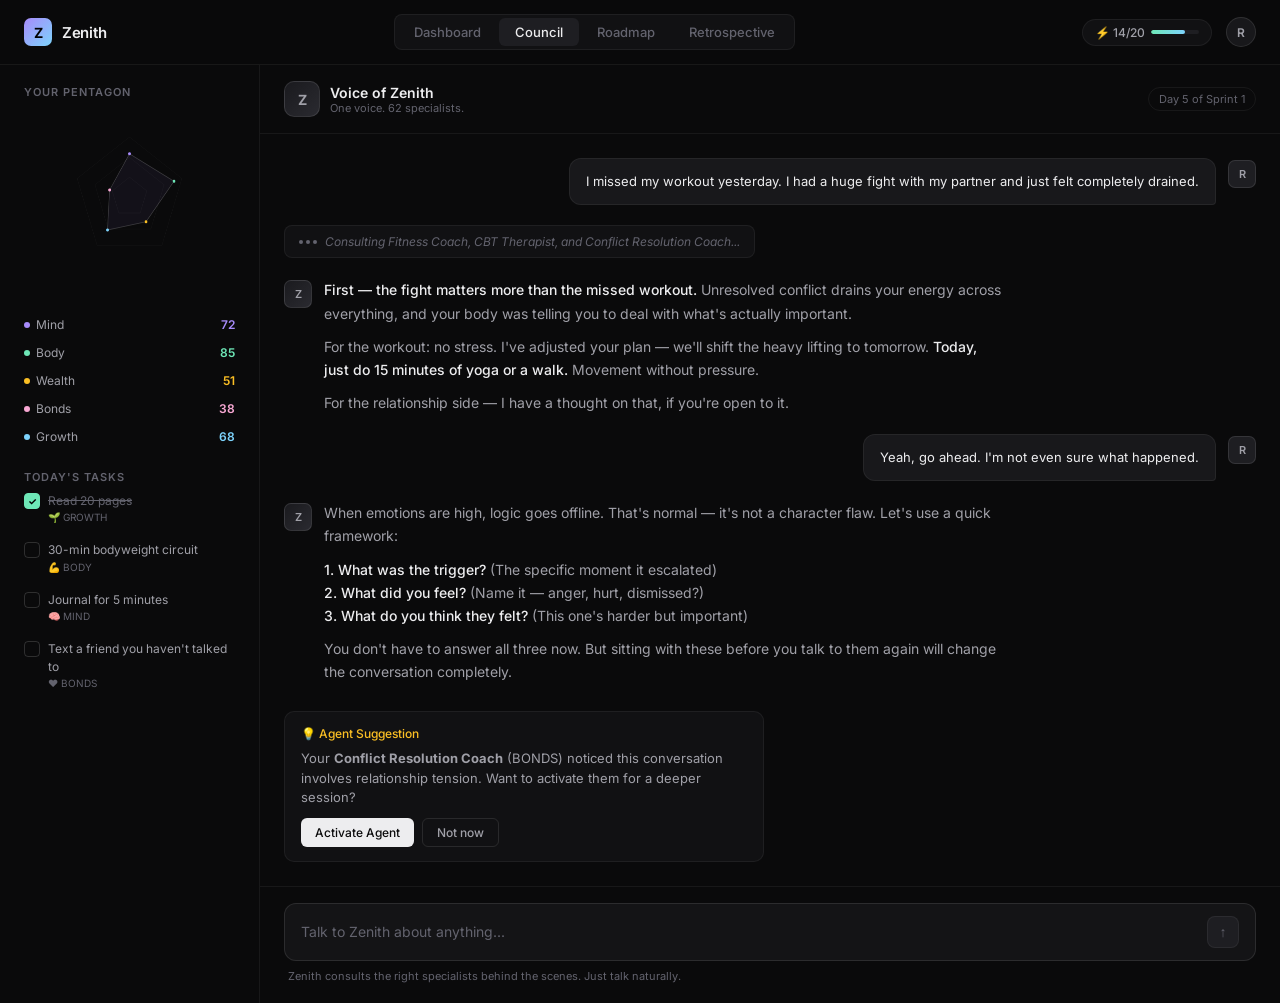
<file: designs/prototype/council.html>
<!DOCTYPE html>
<html lang="en">
<head>
    <meta charset="UTF-8">
    <meta name="viewport" content="width=device-width, initial-scale=1.0">
    <title>Zenith — Council</title>
    <link rel="stylesheet" href="styles.css">
    <style>
        /* ═══ COUNCIL CHAT LAYOUT ═══ */

        .council-layout {
            display: grid;
            grid-template-columns: 260px 1fr;
            height: calc(100vh - 53px);
        }

        /* ─── Sidebar ─── */
        .sidebar {
            border-right: 1px solid var(--border-subtle);
            display: flex;
            flex-direction: column;
            padding: 20px 16px;
            gap: 20px;
            overflow-y: auto;
        }

        .sidebar-section-title {
            font-size: 11px;
            color: var(--text-tertiary);
            text-transform: uppercase;
            letter-spacing: 1px;
            font-weight: 600;
            padding: 0 8px;
        }

        /* Mini Pentagon */
        .mini-pentagon-wrapper {
            padding: 8px;
        }

        .mini-pentagon-wrapper canvas {
            width: 100%;
            height: 180px;
        }

        .mini-stats {
            display: flex;
            flex-direction: column;
            gap: 1px;
            margin-top: 12px;
        }

        .mini-stat {
            display: flex;
            align-items: center;
            justify-content: space-between;
            padding: 6px 8px;
            border-radius: 6px;
            font-size: 12px;
            color: var(--text-secondary);
        }

        .mini-stat-left {
            display: flex;
            align-items: center;
            gap: 6px;
        }

        .mini-stat-dot {
            width: 6px;
            height: 6px;
            border-radius: 50%;
        }

        .mini-stat-score {
            font-weight: 600;
            font-size: 12px;
        }

        /* Today's Tasks */
        .task-list {
            display: flex;
            flex-direction: column;
            gap: 2px;
        }

        .task-item {
            display: flex;
            align-items: flex-start;
            gap: 8px;
            padding: 8px;
            border-radius: 6px;
            cursor: pointer;
            transition: background 0.15s;
        }

        .task-item:hover { background: var(--bg-hover); }

        .task-checkbox {
            width: 16px;
            height: 16px;
            border-radius: 4px;
            border: 1.5px solid var(--border-strong);
            flex-shrink: 0;
            margin-top: 1px;
            cursor: pointer;
            transition: all 0.15s;
            display: flex;
            align-items: center;
            justify-content: center;
        }

        .task-checkbox.checked {
            background: var(--body);
            border-color: var(--body);
        }

        .task-checkbox.checked::after {
            content: '✓';
            font-size: 10px;
            color: #000;
            font-weight: 700;
        }

        .task-text {
            font-size: 12px;
            color: var(--text-secondary);
            line-height: 1.45;
        }

        .task-text.completed {
            text-decoration: line-through;
            color: var(--text-tertiary);
        }

        .task-tag {
            font-size: 10px;
            color: var(--text-tertiary);
            margin-top: 2px;
        }

        /* ─── Chat Area ─── */
        .chat-area {
            display: flex;
            flex-direction: column;
            height: 100%;
        }

        .chat-header {
            padding: 16px 24px;
            border-bottom: 1px solid var(--border-subtle);
            display: flex;
            align-items: center;
            justify-content: space-between;
        }

        .chat-header-left {
            display: flex;
            align-items: center;
            gap: 10px;
        }

        .chat-header-avatar {
            width: 36px;
            height: 36px;
            border-radius: 10px;
            background: linear-gradient(135deg, #1a1a1e, #2a2a30);
            border: 1px solid var(--border-default);
            display: flex;
            align-items: center;
            justify-content: center;
            font-weight: 700;
            font-size: 14px;
            color: var(--text-secondary);
        }

        .chat-header-info h2 {
            font-size: 14px;
            font-weight: 600;
        }

        .chat-header-info p {
            font-size: 11px;
            color: var(--text-tertiary);
        }

        .chat-header-tag {
            font-size: 11px;
            color: var(--text-tertiary);
            padding: 4px 10px;
            border-radius: 100px;
            border: 1px solid var(--border-subtle);
        }

        /* Messages */
        .chat-messages {
            flex: 1;
            overflow-y: auto;
            padding: 24px;
            display: flex;
            flex-direction: column;
            gap: 20px;
        }

        .message {
            display: flex;
            gap: 12px;
            max-width: 720px;
            opacity: 0;
            animation: fadeUp 0.4s ease forwards;
        }

        .message-user {
            align-self: flex-end;
            flex-direction: row-reverse;
        }

        .msg-avatar {
            width: 28px;
            height: 28px;
            border-radius: 7px;
            display: flex;
            align-items: center;
            justify-content: center;
            font-size: 11px;
            font-weight: 600;
            flex-shrink: 0;
            margin-top: 2px;
        }

        .msg-avatar-z {
            background: linear-gradient(135deg, #1a1a1e, #2a2a30);
            border: 1px solid var(--border-default);
            color: var(--text-secondary);
        }

        .msg-avatar-u {
            background: var(--bg-hover);
            border: 1px solid var(--border-default);
            color: var(--text-secondary);
        }

        .msg-body {
            font-size: 14px;
            line-height: 1.65;
            color: var(--text-secondary);
        }

        .message-user .msg-body {
            background: var(--bg-elevated);
            border: 1px solid var(--border-subtle);
            padding: 12px 16px;
            border-radius: 12px 12px 4px 12px;
            color: var(--text-primary);
            font-size: 13px;
        }

        .msg-body strong { color: var(--text-primary); font-weight: 500; }

        .msg-body p + p { margin-top: 10px; }

        /* Consulting indicator */
        .consulting-bar {
            display: flex;
            align-items: center;
            gap: 8px;
            padding: 8px 14px;
            border-radius: 8px;
            background: var(--bg-secondary);
            border: 1px solid var(--border-subtle);
            max-width: fit-content;
            opacity: 0;
            animation: fadeUp 0.4s ease forwards;
        }

        .consulting-dots {
            display: flex;
            gap: 3px;
        }

        .consulting-dots span {
            width: 4px;
            height: 4px;
            border-radius: 50%;
            background: var(--text-tertiary);
            animation: pulse-dot 1.4s infinite;
        }

        .consulting-dots span:nth-child(2) { animation-delay: 0.2s; }
        .consulting-dots span:nth-child(3) { animation-delay: 0.4s; }

        .consulting-text {
            font-size: 12px;
            color: var(--text-tertiary);
            font-style: italic;
        }

        /* Agent nudge */
        .agent-nudge {
            background: var(--bg-secondary);
            border: 1px solid var(--border-subtle);
            border-radius: 10px;
            padding: 14px 16px;
            max-width: 480px;
            margin-top: 8px;
            opacity: 0;
            animation: fadeUp 0.4s ease forwards;
        }

        .nudge-header {
            display: flex;
            align-items: center;
            gap: 6px;
            font-size: 12px;
            color: var(--grade-c);
            font-weight: 500;
            margin-bottom: 8px;
        }

        .nudge-text {
            font-size: 13px;
            color: var(--text-secondary);
            line-height: 1.5;
            margin-bottom: 10px;
        }

        .nudge-actions {
            display: flex;
            gap: 8px;
        }

        .nudge-btn {
            padding: 6px 14px;
            border-radius: 6px;
            font-size: 12px;
            font-family: inherit;
            font-weight: 500;
            cursor: pointer;
            border: 1px solid var(--border-default);
            transition: all 0.15s;
        }

        .nudge-btn-primary {
            background: var(--text-primary);
            color: var(--bg-primary);
            border: none;
        }

        .nudge-btn-secondary {
            background: transparent;
            color: var(--text-secondary);
        }

        .nudge-btn:hover { opacity: 0.85; }

        /* Input */
        .chat-input-wrapper {
            padding: 16px 24px 20px;
            border-top: 1px solid var(--border-subtle);
        }

        .chat-input-box {
            display: flex;
            align-items: center;
            gap: 10px;
            background: var(--bg-input);
            border: 1px solid var(--border-default);
            border-radius: 12px;
            padding: 12px 16px;
            transition: border-color 0.15s;
        }

        .chat-input-box:focus-within {
            border-color: var(--border-strong);
        }

        .chat-input {
            flex: 1;
            background: none;
            border: none;
            outline: none;
            color: var(--text-primary);
            font-size: 14px;
            font-family: inherit;
        }

        .chat-input::placeholder { color: var(--text-tertiary); }

        .chat-send-btn {
            width: 32px;
            height: 32px;
            border-radius: 8px;
            background: var(--bg-hover);
            border: 1px solid var(--border-subtle);
            color: var(--text-tertiary);
            font-size: 14px;
            cursor: pointer;
            display: flex;
            align-items: center;
            justify-content: center;
            transition: all 0.15s;
        }

        .chat-send-btn:hover {
            background: var(--text-primary);
            color: var(--bg-primary);
        }

        .chat-input-hint {
            font-size: 11px;
            color: var(--text-tertiary);
            margin-top: 8px;
            padding-left: 4px;
        }
    </style>
</head>
<body>

    <!-- ═══ NAVBAR ═══ -->
    <nav class="navbar">
        <a class="navbar-brand" href="dashboard.html">
            <div class="navbar-logo">Z</div>
            <span class="navbar-name">Zenith</span>
        </a>
        <div class="navbar-center">
            <a class="nav-tab" href="dashboard.html">Dashboard</a>
            <a class="nav-tab active" href="council.html">Council</a>
            <a class="nav-tab" href="roadmap.html">Roadmap</a>
            <a class="nav-tab" href="retrospective.html">Retrospective</a>
        </div>
        <div class="navbar-right">
            <div class="energy-badge">
                ⚡ 14/20
                <div class="energy-bar-mini"><div class="energy-bar-mini-fill" style="width:70%"></div></div>
            </div>
            <div class="navbar-avatar">R</div>
        </div>
    </nav>

    <!-- ═══ COUNCIL LAYOUT ═══ -->
    <div class="council-layout">

        <!-- ─── Sidebar ─── -->
        <aside class="sidebar">
            <div>
                <p class="sidebar-section-title">Your Pentagon</p>
                <div class="mini-pentagon-wrapper">
                    <canvas id="miniPentagon" width="460" height="360"></canvas>
                </div>
                <div class="mini-stats">
                    <div class="mini-stat">
                        <span class="mini-stat-left"><span class="mini-stat-dot" style="background:var(--mind)"></span> Mind</span>
                        <span class="mini-stat-score" style="color:var(--mind)">72</span>
                    </div>
                    <div class="mini-stat">
                        <span class="mini-stat-left"><span class="mini-stat-dot" style="background:var(--body)"></span> Body</span>
                        <span class="mini-stat-score" style="color:var(--body)">85</span>
                    </div>
                    <div class="mini-stat">
                        <span class="mini-stat-left"><span class="mini-stat-dot" style="background:var(--wealth)"></span> Wealth</span>
                        <span class="mini-stat-score" style="color:var(--wealth)">51</span>
                    </div>
                    <div class="mini-stat">
                        <span class="mini-stat-left"><span class="mini-stat-dot" style="background:var(--tribe)"></span> Bonds</span>
                        <span class="mini-stat-score" style="color:var(--tribe)">38</span>
                    </div>
                    <div class="mini-stat">
                        <span class="mini-stat-left"><span class="mini-stat-dot" style="background:var(--growth)"></span> Growth</span>
                        <span class="mini-stat-score" style="color:var(--growth)">68</span>
                    </div>
                </div>
            </div>

            <div>
                <p class="sidebar-section-title">Today's Tasks</p>
                <div class="task-list">
                    <div class="task-item" onclick="toggleTask(this)">
                        <div class="task-checkbox checked"></div>
                        <div>
                            <div class="task-text completed">Read 20 pages</div>
                            <div class="task-tag">🌱 GROWTH</div>
                        </div>
                    </div>
                    <div class="task-item" onclick="toggleTask(this)">
                        <div class="task-checkbox"></div>
                        <div>
                            <div class="task-text">30-min bodyweight circuit</div>
                            <div class="task-tag">💪 BODY</div>
                        </div>
                    </div>
                    <div class="task-item" onclick="toggleTask(this)">
                        <div class="task-checkbox"></div>
                        <div>
                            <div class="task-text">Journal for 5 minutes</div>
                            <div class="task-tag">🧠 MIND</div>
                        </div>
                    </div>
                    <div class="task-item" onclick="toggleTask(this)">
                        <div class="task-checkbox"></div>
                        <div>
                            <div class="task-text">Text a friend you haven't talked to</div>
                            <div class="task-tag">❤️ BONDS</div>
                        </div>
                    </div>
                </div>
            </div>
        </aside>

        <!-- ─── Chat ─── -->
        <div class="chat-area">
            <div class="chat-header">
                <div class="chat-header-left">
                    <div class="chat-header-avatar">Z</div>
                    <div class="chat-header-info">
                        <h2>Voice of Zenith</h2>
                        <p>One voice. 62 specialists.</p>
                    </div>
                </div>
                <span class="chat-header-tag">Day 5 of Sprint 1</span>
            </div>

            <div class="chat-messages" id="chatMessages">

                <!-- Day 5 conversation from the journey doc -->
                <div class="message message-user" style="animation-delay:0.1s">
                    <div class="msg-avatar msg-avatar-u">R</div>
                    <div class="msg-body">I missed my workout yesterday. I had a huge fight with my partner and just felt completely drained.</div>
                </div>

                <div class="consulting-bar" style="animation-delay:0.3s">
                    <div class="consulting-dots"><span></span><span></span><span></span></div>
                    <span class="consulting-text">Consulting Fitness Coach, CBT Therapist, and Conflict Resolution Coach...</span>
                </div>

                <div class="message" style="animation-delay:0.5s">
                    <div class="msg-avatar msg-avatar-z">Z</div>
                    <div class="msg-body">
                        <p><strong>First — the fight matters more than the missed workout.</strong> Unresolved conflict drains your energy across everything, and your body was telling you to deal with what's actually important.</p>
                        <p>For the workout: no stress. I've adjusted your plan — we'll shift the heavy lifting to tomorrow. <strong>Today, just do 15 minutes of yoga or a walk.</strong> Movement without pressure.</p>
                        <p>For the relationship side — I have a thought on that, if you're open to it.</p>
                    </div>
                </div>

                <div class="message message-user" style="animation-delay:0.7s">
                    <div class="msg-avatar msg-avatar-u">R</div>
                    <div class="msg-body">Yeah, go ahead. I'm not even sure what happened.</div>
                </div>

                <div class="message" style="animation-delay:0.9s">
                    <div class="msg-avatar msg-avatar-z">Z</div>
                    <div class="msg-body">
                        <p>When emotions are high, logic goes offline. That's normal — it's not a character flaw. Let's use a quick framework:</p>
                        <p><strong>1. What was the trigger?</strong> (The specific moment it escalated)<br>
                        <strong>2. What did you feel?</strong> (Name it — anger, hurt, dismissed?)<br>
                        <strong>3. What do you think they felt?</strong> (This one's harder but important)</p>
                        <p>You don't have to answer all three now. But sitting with these before you talk to them again will change the conversation completely.</p>
                    </div>
                </div>

                <!-- Agent Nudge -->
                <div class="agent-nudge" style="animation-delay:1.1s">
                    <div class="nudge-header">💡 Agent Suggestion</div>
                    <div class="nudge-text">Your <strong>Conflict Resolution Coach</strong> (BONDS) noticed this conversation involves relationship tension. Want to activate them for a deeper session?</div>
                    <div class="nudge-actions">
                        <button class="nudge-btn nudge-btn-primary">Activate Agent</button>
                        <button class="nudge-btn nudge-btn-secondary">Not now</button>
                    </div>
                </div>

            </div>

            <div class="chat-input-wrapper">
                <div class="chat-input-box">
                    <input type="text" class="chat-input" placeholder="Talk to Zenith about anything...">
                    <button class="chat-send-btn">↑</button>
                </div>
                <p class="chat-input-hint">Zenith consults the right specialists behind the scenes. Just talk naturally.</p>
            </div>
        </div>
    </div>

    <script>
        // Mini Pentagon
        const mc = document.getElementById('miniPentagon');
        const mctx = mc.getContext('2d');
        const mW = mc.width, mH = mc.height;
        const mcx = mW/2, mcy = mH/2, mR = 120;
        const scores = [72, 85, 51, 68, 38];
        const colors = ['#a78bfa','#6ee7b7','#fbbf24','#7dd3fc','#f9a8d4'];
        const mAngles = scores.map((_,i) => (Math.PI*2*i)/5 - Math.PI/2);

        function mPt(a,r){ return {x:mcx+Math.cos(a)*r, y:mcy+Math.sin(a)*r}; }

        [0.33,0.66,1].forEach(l => {
            mctx.beginPath();
            mAngles.forEach((a,i)=>{ const p=mPt(a,mR*l); i===0?mctx.moveTo(p.x,p.y):mctx.lineTo(p.x,p.y); });
            mctx.closePath(); mctx.strokeStyle='rgba(255,255,255,0.05)'; mctx.stroke();
        });

        mctx.beginPath();
        scores.forEach((s,i)=>{ const p=mPt(mAngles[i],(s/100)*mR); i===0?mctx.moveTo(p.x,p.y):mctx.lineTo(p.x,p.y); });
        mctx.closePath();
        mctx.fillStyle='rgba(167,139,250,0.06)'; mctx.fill();
        mctx.strokeStyle='rgba(237,237,239,0.2)'; mctx.lineWidth=1.5; mctx.stroke();

        scores.forEach((s,i)=>{
            const p=mPt(mAngles[i],(s/100)*mR);
            mctx.beginPath(); mctx.arc(p.x,p.y,3,0,Math.PI*2); mctx.fillStyle=colors[i]; mctx.fill();
        });

        // Task toggle
        function toggleTask(el) {
            const cb = el.querySelector('.task-checkbox');
            const txt = el.querySelector('.task-text');
            cb.classList.toggle('checked');
            txt.classList.toggle('completed');
        }
    </script>
</body>
</html>
</file>
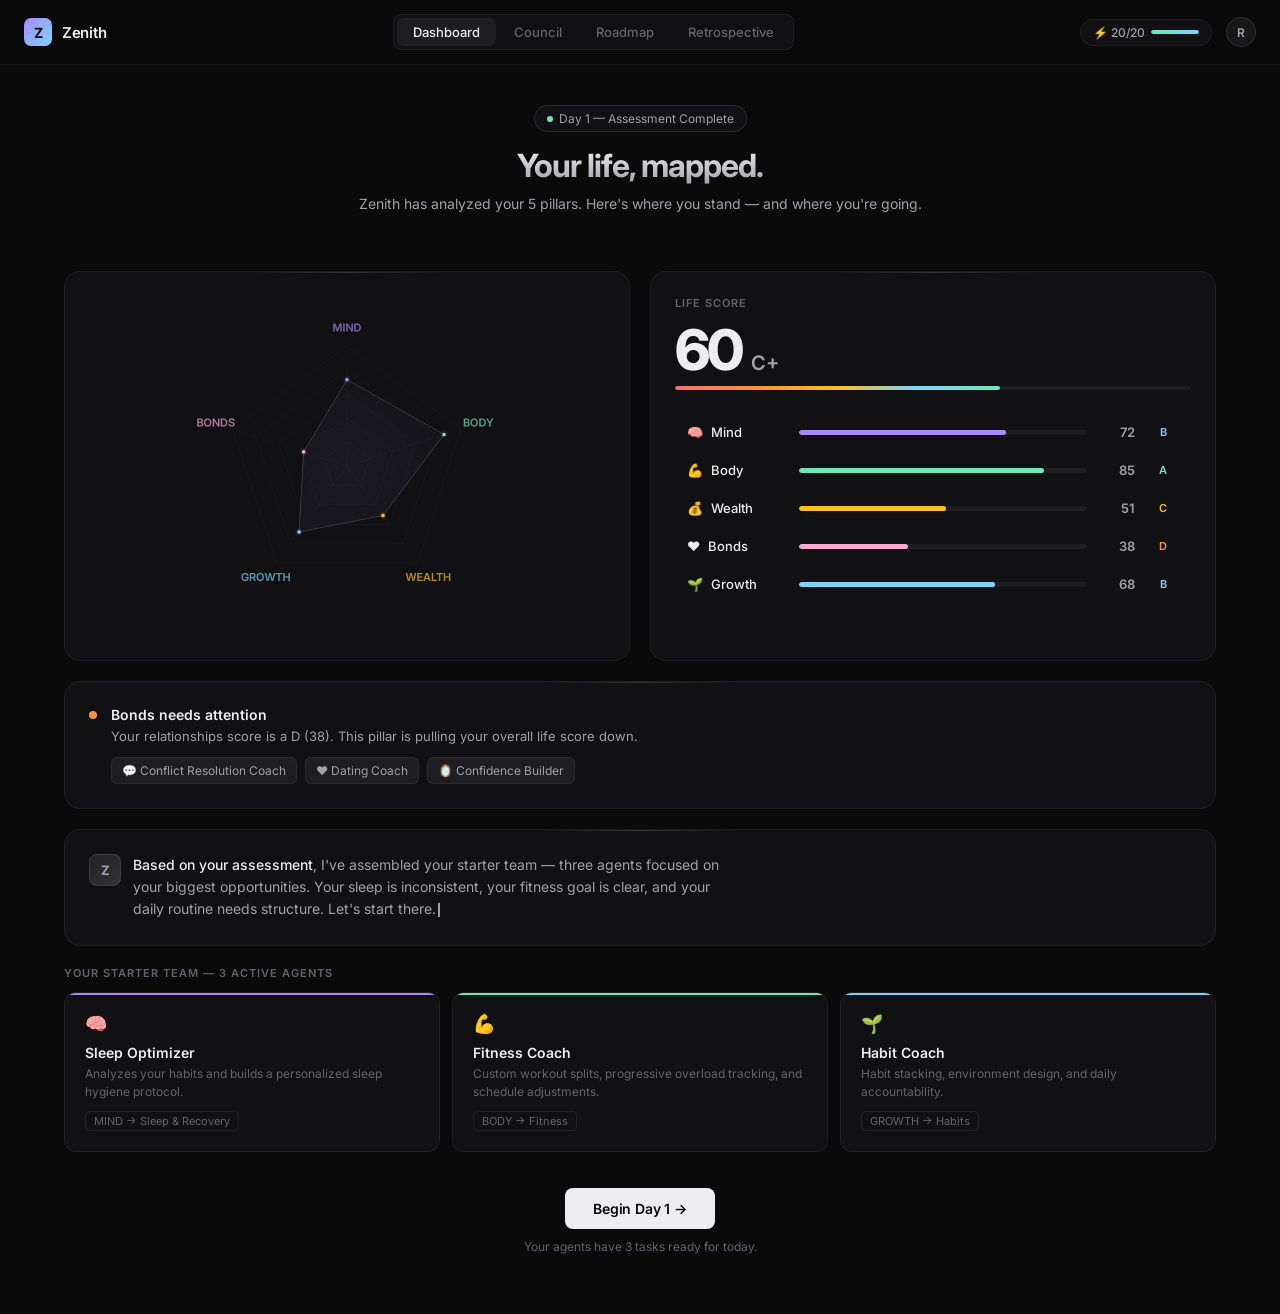
<file: designs/prototype/dashboard.html>
<!DOCTYPE html>
<html lang="en">
<head>
    <meta charset="UTF-8">
    <meta name="viewport" content="width=device-width, initial-scale=1.0">
    <title>Zenith — Your Life, Mapped</title>
    <link rel="stylesheet" href="styles.css">
    <style>
        /* ═══ DASHBOARD-SPECIFIC ═══ */

        .dashboard-grid {
            display: grid;
            grid-template-columns: 1fr 1fr;
            gap: 20px;
            margin-top: 32px;
            opacity: 0;
            transform: translateY(12px);
            animation: fadeUp 0.6s ease 0.2s forwards;
        }

        .pentagon-card {
            display: flex;
            align-items: center;
            justify-content: center;
            min-height: 380px;
        }

        .pentagon-canvas-wrapper {
            position: relative;
            width: 340px;
            height: 340px;
        }

        /* Score Panel */
        .score-panel { display: flex; flex-direction: column; gap: 24px; }

        .score-header { display: flex; align-items: baseline; gap: 10px; }

        .score-number {
            font-size: 56px;
            font-weight: 800;
            letter-spacing: -3px;
            line-height: 1;
        }

        .score-grade {
            font-size: 20px;
            font-weight: 600;
            color: var(--text-secondary);
        }

        .score-bar-track {
            width: 100%;
            height: 4px;
            background: var(--bg-hover);
            border-radius: 100px;
            overflow: hidden;
            margin-top: 8px;
        }

        .score-bar-fill {
            height: 100%;
            border-radius: 100px;
            background: linear-gradient(90deg, var(--grade-f), var(--grade-d), var(--grade-c), var(--grade-b), var(--grade-a));
            width: 0%;
            transition: width 1.2s cubic-bezier(0.16, 1, 0.3, 1);
        }

        .pillars-list { display: flex; flex-direction: column; gap: 2px; }

        .pillar-row {
            display: grid;
            grid-template-columns: 100px 1fr 36px 32px;
            align-items: center;
            gap: 12px;
            padding: 10px 12px;
            border-radius: var(--radius-sm);
            transition: background 0.15s;
            cursor: pointer;
        }

        .pillar-row:hover { background: var(--bg-hover); }

        .pillar-name {
            display: flex;
            align-items: center;
            gap: 8px;
            font-size: 13px;
            font-weight: 500;
        }

        .pillar-bar-track {
            height: 5px;
            background: var(--bg-hover);
            border-radius: 100px;
            overflow: hidden;
        }

        .pillar-bar-fill {
            height: 100%;
            border-radius: 100px;
            width: 0%;
            transition: width 1s cubic-bezier(0.16, 1, 0.3, 1);
        }

        .pillar-score {
            font-size: 13px;
            font-weight: 600;
            color: var(--text-secondary);
            text-align: right;
        }

        .pillar-grade {
            font-size: 11px;
            font-weight: 600;
            text-align: center;
        }

        /* Alert */
        .alert-section {
            margin-top: 20px;
            opacity: 0;
            transform: translateY(12px);
            animation: fadeUp 0.6s ease 0.4s forwards;
        }

        .alert-card {
            display: flex;
            align-items: flex-start;
            gap: 14px;
        }

        .alert-dot {
            width: 8px;
            height: 8px;
            border-radius: 50%;
            background: var(--grade-d);
            margin-top: 5px;
            flex-shrink: 0;
            animation: pulse-dot 2s infinite;
        }

        .alert-content h3 { font-size: 14px; font-weight: 600; margin-bottom: 4px; }
        .alert-content p { font-size: 13px; color: var(--text-secondary); line-height: 1.5; }

        .alert-agents {
            display: flex;
            gap: 8px;
            margin-top: 10px;
            flex-wrap: wrap;
        }

        .agent-chip {
            display: inline-flex;
            align-items: center;
            gap: 5px;
            padding: 5px 10px;
            border-radius: 6px;
            background: var(--bg-hover);
            border: 1px solid var(--border-subtle);
            font-size: 12px;
            color: var(--text-secondary);
            cursor: pointer;
            transition: all 0.15s;
        }

        .agent-chip:hover {
            border-color: var(--border-strong);
            color: var(--text-primary);
        }

        /* Zenith Message */
        .zenith-section {
            margin-top: 20px;
            opacity: 0;
            transform: translateY(12px);
            animation: fadeUp 0.6s ease 0.5s forwards;
        }

        .zenith-bubble {
            display: flex;
            align-items: flex-start;
            gap: 12px;
            max-width: 640px;
        }

        .z-avatar {
            width: 32px;
            height: 32px;
            border-radius: 8px;
            background: linear-gradient(135deg, #222, #333);
            border: 1px solid var(--border-default);
            display: flex;
            align-items: center;
            justify-content: center;
            font-size: 13px;
            font-weight: 700;
            flex-shrink: 0;
            color: var(--text-secondary);
        }

        .zenith-text {
            font-size: 14px;
            color: var(--text-secondary);
            line-height: 1.6;
        }

        .zenith-text strong { color: var(--text-primary); font-weight: 500; }

        .typing-cursor {
            display: inline-block;
            width: 2px;
            height: 14px;
            background: var(--text-secondary);
            margin-left: 2px;
            animation: blink 1s step-end infinite;
            vertical-align: text-bottom;
        }

        /* Team Cards */
        .team-section {
            margin-top: 20px;
            opacity: 0;
            transform: translateY(12px);
            animation: fadeUp 0.6s ease 0.6s forwards;
        }

        .team-grid {
            display: grid;
            grid-template-columns: repeat(3, 1fr);
            gap: 12px;
        }

        .team-card {
            background: var(--bg-secondary);
            border: 1px solid var(--border-subtle);
            border-radius: var(--radius-md);
            padding: 20px;
            cursor: pointer;
            transition: all 0.2s;
            position: relative;
            overflow: hidden;
        }

        .team-card::before {
            content: '';
            position: absolute;
            top: 0; left: 0; right: 0;
            height: 2px;
        }

        .team-card:nth-child(1)::before { background: var(--mind); }
        .team-card:nth-child(2)::before { background: var(--body); }
        .team-card:nth-child(3)::before { background: var(--growth); }

        .team-card:hover {
            border-color: var(--border-strong);
            transform: translateY(-2px);
            box-shadow: var(--shadow-glow);
        }

        .team-card-icon { font-size: 18px; margin-bottom: 10px; }
        .team-card-name { font-size: 14px; font-weight: 600; margin-bottom: 4px; }
        .team-card-desc { font-size: 12px; color: var(--text-tertiary); line-height: 1.5; }

        .team-card-type {
            display: inline-block;
            margin-top: 10px;
            font-size: 11px;
            color: var(--text-tertiary);
            padding: 2px 8px;
            border-radius: 4px;
            border: 1px solid var(--border-subtle);
        }

        /* CTA */
        .cta-section {
            margin: 36px 0 60px;
            text-align: center;
            opacity: 0;
            transform: translateY(12px);
            animation: fadeUp 0.6s ease 0.8s forwards;
        }

        .cta-button {
            display: inline-flex;
            align-items: center;
            gap: 8px;
            padding: 12px 28px;
            border-radius: var(--radius-sm);
            background: var(--text-primary);
            color: var(--bg-primary);
            font-size: 14px;
            font-weight: 600;
            border: none;
            cursor: pointer;
            transition: all 0.15s;
            font-family: inherit;
            letter-spacing: -0.2px;
        }

        .cta-button:hover { opacity: 0.9; transform: translateY(-1px); }

        .cta-hint { font-size: 12px; color: var(--text-tertiary); margin-top: 10px; }

        @media (max-width: 768px) {
            .dashboard-grid { grid-template-columns: 1fr; }
            .team-grid { grid-template-columns: 1fr; }
        }
    </style>
</head>
<body>

    <!-- ═══ NAVBAR ═══ -->
    <nav class="navbar">
        <a class="navbar-brand" href="dashboard.html">
            <div class="navbar-logo">Z</div>
            <span class="navbar-name">Zenith</span>
        </a>
        <div class="navbar-center">
            <a class="nav-tab active" href="dashboard.html">Dashboard</a>
            <a class="nav-tab" href="council.html">Council</a>
            <a class="nav-tab" href="roadmap.html">Roadmap</a>
            <a class="nav-tab" href="retrospective.html">Retrospective</a>
        </div>
        <div class="navbar-right">
            <div class="energy-badge">
                ⚡ 20/20
                <div class="energy-bar-mini"><div class="energy-bar-mini-fill" style="width:100%"></div></div>
            </div>
            <div class="navbar-avatar">R</div>
        </div>
    </nav>

    <div class="app">

        <!-- ═══ HEADER ═══ -->
        <header class="page-header" style="text-align:center;">
            <div class="page-header-badge">
                <span class="badge-dot" style="background:var(--body);"></span>
                Day 1 — Assessment Complete
            </div>
            <h1>Your life, mapped.</h1>
            <p>Zenith has analyzed your 5 pillars. Here's where you stand — and where you're going.</p>
        </header>

        <!-- ═══ PENTAGON + SCORE ═══ -->
        <section class="dashboard-grid">
            <div class="card pentagon-card">
                <div class="pentagon-canvas-wrapper">
                    <canvas id="pentagonCanvas" width="680" height="680" style="width:100%;height:100%;"></canvas>
                </div>
            </div>

            <div class="card score-panel">
                <div>
                    <p class="section-label">Life Score</p>
                    <div class="score-header">
                        <span class="score-number" id="scoreNumber">0</span>
                        <span class="score-grade">C+</span>
                    </div>
                    <div class="score-bar-track">
                        <div class="score-bar-fill" id="scoreBar"></div>
                    </div>
                </div>

                <div class="pillars-list">
                    <div class="pillar-row">
                        <span class="pillar-name"><span>🧠</span> Mind</span>
                        <div class="pillar-bar-track"><div class="pillar-bar-fill" style="background:var(--mind);" data-value="72"></div></div>
                        <span class="pillar-score">72</span>
                        <span class="pillar-grade" style="color:var(--grade-b);">B</span>
                    </div>
                    <div class="pillar-row">
                        <span class="pillar-name"><span>💪</span> Body</span>
                        <div class="pillar-bar-track"><div class="pillar-bar-fill" style="background:var(--body);" data-value="85"></div></div>
                        <span class="pillar-score">85</span>
                        <span class="pillar-grade" style="color:var(--grade-a);">A</span>
                    </div>
                    <div class="pillar-row">
                        <span class="pillar-name"><span>💰</span> Wealth</span>
                        <div class="pillar-bar-track"><div class="pillar-bar-fill" style="background:var(--wealth);" data-value="51"></div></div>
                        <span class="pillar-score">51</span>
                        <span class="pillar-grade" style="color:var(--grade-c);">C</span>
                    </div>
                    <div class="pillar-row">
                        <span class="pillar-name"><span>❤️</span> Bonds</span>
                        <div class="pillar-bar-track"><div class="pillar-bar-fill" style="background:var(--tribe);" data-value="38"></div></div>
                        <span class="pillar-score">38</span>
                        <span class="pillar-grade" style="color:var(--grade-d);">D</span>
                    </div>
                    <div class="pillar-row">
                        <span class="pillar-name"><span>🌱</span> Growth</span>
                        <div class="pillar-bar-track"><div class="pillar-bar-fill" style="background:var(--growth);" data-value="68"></div></div>
                        <span class="pillar-score">68</span>
                        <span class="pillar-grade" style="color:var(--grade-b);">B</span>
                    </div>
                </div>
            </div>
        </section>

        <!-- ═══ ALERT ═══ -->
        <section class="alert-section">
            <div class="card alert-card">
                <div class="alert-dot"></div>
                <div class="alert-content">
                    <h3>Bonds needs attention</h3>
                    <p>Your relationships score is a D (38). This pillar is pulling your overall life score down.</p>
                    <div class="alert-agents">
                        <span class="agent-chip">💬 Conflict Resolution Coach</span>
                        <span class="agent-chip">❤️ Dating Coach</span>
                        <span class="agent-chip">🪞 Confidence Builder</span>
                    </div>
                </div>
            </div>
        </section>

        <!-- ═══ ZENITH SPEAKS ═══ -->
        <section class="zenith-section">
            <div class="card">
                <div class="zenith-bubble">
                    <div class="z-avatar">Z</div>
                    <div class="zenith-text">
                        <strong>Based on your assessment</strong>, I've assembled your starter team — three agents focused on your biggest opportunities. Your sleep is inconsistent, your fitness goal is clear, and your daily routine needs structure. Let's start there.<span class="typing-cursor"></span>
                    </div>
                </div>
            </div>
        </section>

        <!-- ═══ STARTER TEAM ═══ -->
        <section class="team-section">
            <p class="section-label">Your Starter Team — 3 Active Agents</p>
            <div class="team-grid">
                <div class="team-card">
                    <div class="team-card-icon">🧠</div>
                    <div class="team-card-name">Sleep Optimizer</div>
                    <div class="team-card-desc">Analyzes your habits and builds a personalized sleep hygiene protocol.</div>
                    <span class="team-card-type">MIND → Sleep & Recovery</span>
                </div>
                <div class="team-card">
                    <div class="team-card-icon">💪</div>
                    <div class="team-card-name">Fitness Coach</div>
                    <div class="team-card-desc">Custom workout splits, progressive overload tracking, and schedule adjustments.</div>
                    <span class="team-card-type">BODY → Fitness</span>
                </div>
                <div class="team-card">
                    <div class="team-card-icon">🌱</div>
                    <div class="team-card-name">Habit Coach</div>
                    <div class="team-card-desc">Habit stacking, environment design, and daily accountability.</div>
                    <span class="team-card-type">GROWTH → Habits</span>
                </div>
            </div>
        </section>

        <!-- ═══ CTA ═══ -->
        <section class="cta-section">
            <a href="council.html">
                <button class="cta-button">Begin Day 1 →</button>
            </a>
            <p class="cta-hint">Your agents have 3 tasks ready for today.</p>
        </section>

    </div>

    <script>
        // ═══ PENTAGON RADAR CHART ═══
        const canvas = document.getElementById('pentagonCanvas');
        const ctx = canvas.getContext('2d');
        const W = canvas.width, H = canvas.height;
        const cx = W/2, cy = H/2, maxR = 240;

        const pillars = [
            { name: 'MIND', score: 72, color: '#a78bfa' },
            { name: 'BODY', score: 85, color: '#6ee7b7' },
            { name: 'WEALTH', score: 51, color: '#fbbf24' },
            { name: 'GROWTH', score: 68, color: '#7dd3fc' },
            { name: 'BONDS', score: 38, color: '#f9a8d4' },
        ];

        const angles = pillars.map((_, i) => (Math.PI * 2 * i) / pillars.length - Math.PI / 2);

        function pt(angle, r) { return { x: cx + Math.cos(angle) * r, y: cy + Math.sin(angle) * r }; }

        function drawGrid() {
            [0.2, 0.4, 0.6, 0.8, 1.0].forEach(l => {
                ctx.beginPath();
                angles.forEach((a, i) => { const p = pt(a, maxR*l); i===0 ? ctx.moveTo(p.x,p.y) : ctx.lineTo(p.x,p.y); });
                ctx.closePath();
                ctx.strokeStyle = 'rgba(255,255,255,0.05)';
                ctx.lineWidth = 1;
                ctx.stroke();
            });
            angles.forEach(a => {
                const p = pt(a, maxR);
                ctx.beginPath(); ctx.moveTo(cx,cy); ctx.lineTo(p.x,p.y);
                ctx.strokeStyle = 'rgba(255,255,255,0.04)'; ctx.stroke();
            });
        }

        function drawLabels() {
            ctx.font = '600 22px Inter';
            ctx.textAlign = 'center';
            ctx.textBaseline = 'middle';
            pillars.forEach((p, i) => {
                const pos = pt(angles[i], maxR + 36);
                ctx.fillStyle = p.color;
                ctx.globalAlpha = 0.7;
                ctx.fillText(p.name, pos.x, pos.y);
                ctx.globalAlpha = 1;
            });
        }

        let anim = 0;
        function drawData() {
            const e = 1 - Math.pow(1 - anim, 3);
            ctx.beginPath();
            pillars.forEach((p, i) => { const pos = pt(angles[i], (p.score/100)*maxR*e); i===0 ? ctx.moveTo(pos.x,pos.y) : ctx.lineTo(pos.x,pos.y); });
            ctx.closePath();
            const g = ctx.createRadialGradient(cx,cy,0,cx,cy,maxR);
            g.addColorStop(0,'rgba(167,139,250,0.08)'); g.addColorStop(1,'rgba(167,139,250,0.02)');
            ctx.fillStyle = g; ctx.fill();
            ctx.strokeStyle = 'rgba(237,237,239,0.2)'; ctx.lineWidth = 1.5; ctx.stroke();

            pillars.forEach((p, i) => {
                const pos = pt(angles[i], (p.score/100)*maxR*e);
                ctx.beginPath(); ctx.arc(pos.x,pos.y,7,0,Math.PI*2); ctx.fillStyle = p.color+'18'; ctx.fill();
                ctx.beginPath(); ctx.arc(pos.x,pos.y,3.5,0,Math.PI*2); ctx.fillStyle = p.color; ctx.fill();
            });
        }

        function render() {
            ctx.clearRect(0,0,W,H); drawGrid(); drawLabels(); drawData();
            if (anim < 1) { anim += 0.02; requestAnimationFrame(render); }
        }

        function animateScore() {
            let c = 0; const el = document.getElementById('scoreNumber');
            const iv = setInterval(() => { c++; if(c>63){c=63;clearInterval(iv);} el.textContent=c; }, 18);
            setTimeout(() => document.getElementById('scoreBar').style.width='63%', 200);
        }

        function animateBars() {
            document.querySelectorAll('.pillar-bar-fill').forEach(b => {
                setTimeout(() => b.style.width = b.dataset.value+'%', 400);
            });
        }

        setTimeout(() => { render(); animateScore(); animateBars(); }, 300);
    </script>
</body>
</html>
</file>
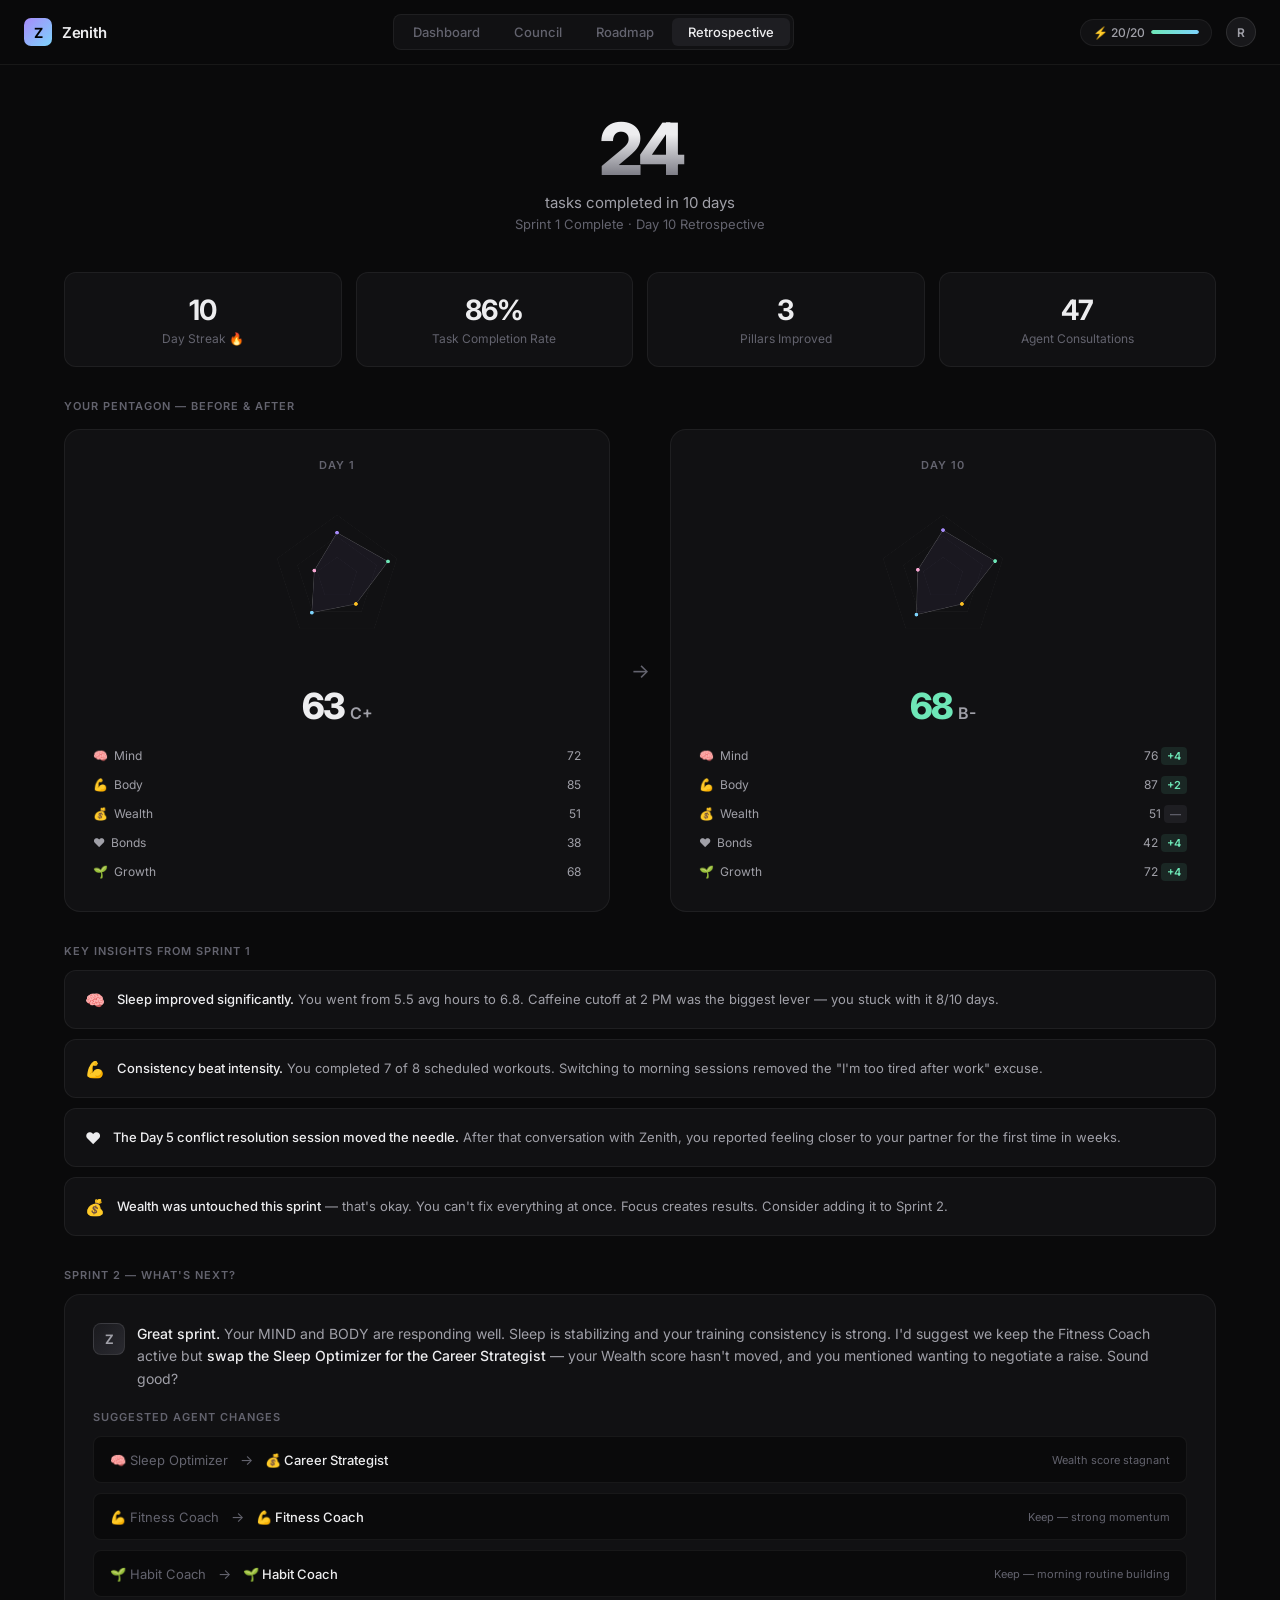
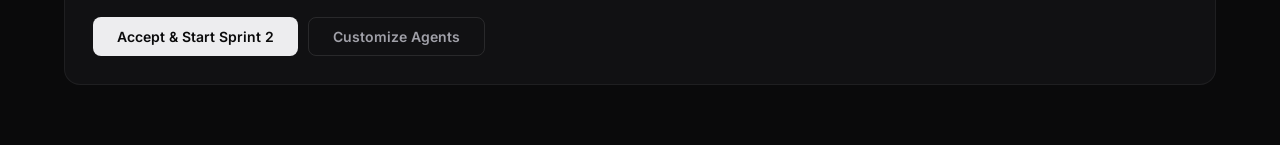
<file: designs/prototype/retrospective.html>
<!DOCTYPE html>
<html lang="en">
<head>
    <meta charset="UTF-8">
    <meta name="viewport" content="width=device-width, initial-scale=1.0">
    <title>Zenith — Retrospective</title>
    <link rel="stylesheet" href="styles.css">
    <style>
        .retro-page { padding-bottom: 60px; }

        /* ═══ CELEBRATION ═══ */
        .celebration {
            text-align: center;
            padding: 48px 0 8px;
            opacity: 0; transform: translateY(12px);
            animation: fadeUp 0.6s ease forwards;
        }

        .celebration-number {
            font-size: 72px;
            font-weight: 800;
            letter-spacing: -4px;
            line-height: 1;
            background: linear-gradient(180deg, var(--text-primary) 30%, var(--text-tertiary) 100%);
            -webkit-background-clip: text;
            -webkit-text-fill-color: transparent;
        }

        .celebration-sub {
            font-size: 15px;
            color: var(--text-secondary);
            margin-top: 8px;
        }

        .celebration-detail {
            font-size: 13px;
            color: var(--text-tertiary);
            margin-top: 4px;
        }

        /* ═══ STATS ROW ═══ */
        .stats-row {
            display: grid;
            grid-template-columns: repeat(4, 1fr);
            gap: 14px;
            margin-top: 32px;
            opacity: 0; transform: translateY(12px);
            animation: fadeUp 0.6s ease 0.15s forwards;
        }

        .stat-card {
            background: var(--bg-secondary);
            border: 1px solid var(--border-subtle);
            border-radius: var(--radius-md);
            padding: 20px;
            text-align: center;
        }

        .stat-value {
            font-size: 28px;
            font-weight: 700;
            letter-spacing: -1px;
        }

        .stat-label {
            font-size: 12px;
            color: var(--text-tertiary);
            margin-top: 4px;
        }

        /* ═══ BEFORE / AFTER ═══ */
        .compare-section {
            margin-top: 32px;
            opacity: 0; transform: translateY(12px);
            animation: fadeUp 0.6s ease 0.3s forwards;
        }

        .compare-grid {
            display: grid;
            grid-template-columns: 1fr 60px 1fr;
            gap: 0;
            align-items: center;
        }

        .compare-card {
            background: var(--bg-secondary);
            border: 1px solid var(--border-subtle);
            border-radius: var(--radius-lg);
            padding: 28px;
            display: flex;
            flex-direction: column;
            align-items: center;
        }

        .compare-label {
            font-size: 11px;
            color: var(--text-tertiary);
            text-transform: uppercase;
            letter-spacing: 1px;
            font-weight: 600;
            margin-bottom: 16px;
        }

        .compare-arrow {
            display: flex;
            align-items: center;
            justify-content: center;
            font-size: 20px;
            color: var(--text-tertiary);
        }

        .compare-score {
            display: flex;
            align-items: baseline;
            gap: 6px;
            margin-top: 16px;
        }

        .compare-score-num {
            font-size: 36px;
            font-weight: 800;
            letter-spacing: -2px;
        }

        .compare-score-grade {
            font-size: 16px;
            font-weight: 600;
            color: var(--text-secondary);
        }

        .compare-pillar-list {
            width: 100%;
            margin-top: 16px;
            display: flex;
            flex-direction: column;
            gap: 6px;
        }

        .compare-pillar {
            display: flex;
            align-items: center;
            justify-content: space-between;
            font-size: 12px;
            color: var(--text-secondary);
            padding: 4px 0;
        }

        .compare-pillar-left {
            display: flex;
            align-items: center;
            gap: 6px;
        }

        .compare-change {
            font-size: 11px;
            font-weight: 600;
            padding: 2px 6px;
            border-radius: 4px;
        }

        .change-up {
            color: var(--body);
            background: rgba(110, 231, 183, 0.1);
        }

        .change-same {
            color: var(--text-tertiary);
            background: var(--bg-hover);
        }

        /* ═══ INSIGHTS ═══ */
        .insights-section {
            margin-top: 32px;
            opacity: 0; transform: translateY(12px);
            animation: fadeUp 0.6s ease 0.45s forwards;
        }

        .insight-list {
            display: flex;
            flex-direction: column;
            gap: 10px;
        }

        .insight-item {
            background: var(--bg-secondary);
            border: 1px solid var(--border-subtle);
            border-radius: var(--radius-md);
            padding: 18px 20px;
            display: flex;
            align-items: flex-start;
            gap: 12px;
        }

        .insight-icon {
            font-size: 16px;
            margin-top: 1px;
        }

        .insight-text {
            font-size: 13px;
            color: var(--text-secondary);
            line-height: 1.6;
        }

        .insight-text strong {
            color: var(--text-primary);
            font-weight: 500;
        }

        /* ═══ NEXT SPRINT ═══ */
        .next-section {
            margin-top: 32px;
            opacity: 0; transform: translateY(12px);
            animation: fadeUp 0.6s ease 0.6s forwards;
        }

        .next-card {
            background: var(--bg-secondary);
            border: 1px solid var(--border-subtle);
            border-radius: var(--radius-lg);
            padding: 28px;
        }

        .next-orchi {
            display: flex;
            align-items: flex-start;
            gap: 12px;
            margin-bottom: 20px;
        }

        .next-orchi-avatar {
            width: 32px;
            height: 32px;
            border-radius: 8px;
            background: linear-gradient(135deg, #1a1a1e, #2a2a30);
            border: 1px solid var(--border-default);
            display: flex;
            align-items: center;
            justify-content: center;
            font-weight: 700;
            font-size: 13px;
            flex-shrink: 0;
            color: var(--text-secondary);
        }

        .next-orchi-text {
            font-size: 14px;
            color: var(--text-secondary);
            line-height: 1.6;
        }

        .next-orchi-text strong {
            color: var(--text-primary);
            font-weight: 500;
        }

        .next-swap {
            display: flex;
            flex-direction: column;
            gap: 10px;
        }

        .swap-row {
            display: flex;
            align-items: center;
            gap: 12px;
            padding: 14px 16px;
            border-radius: var(--radius-sm);
            background: var(--bg-primary);
            border: 1px solid var(--border-subtle);
        }

        .swap-from, .swap-to {
            display: flex;
            align-items: center;
            gap: 6px;
            font-size: 13px;
        }

        .swap-from { color: var(--text-tertiary); }
        .swap-to { color: var(--text-primary); font-weight: 500; }

        .swap-arrow {
            color: var(--text-tertiary);
            font-size: 14px;
        }

        .swap-reason {
            font-size: 11px;
            color: var(--text-tertiary);
            margin-left: auto;
        }

        .next-actions {
            display: flex;
            gap: 10px;
            margin-top: 20px;
        }

        .next-btn {
            padding: 10px 24px;
            border-radius: var(--radius-sm);
            font-size: 14px;
            font-family: inherit;
            font-weight: 600;
            cursor: pointer;
            transition: all 0.15s;
            border: none;
        }

        .next-btn-primary {
            background: var(--text-primary);
            color: var(--bg-primary);
        }

        .next-btn-primary:hover { opacity: 0.9; }

        .next-btn-secondary {
            background: transparent;
            color: var(--text-secondary);
            border: 1px solid var(--border-default);
        }

        .next-btn-secondary:hover { border-color: var(--border-strong); }
    </style>
</head>
<body>

    <!-- ═══ NAVBAR ═══ -->
    <nav class="navbar">
        <a class="navbar-brand" href="dashboard.html">
            <div class="navbar-logo">Z</div>
            <span class="navbar-name">Zenith</span>
        </a>
        <div class="navbar-center">
            <a class="nav-tab" href="dashboard.html">Dashboard</a>
            <a class="nav-tab" href="council.html">Council</a>
            <a class="nav-tab" href="roadmap.html">Roadmap</a>
            <a class="nav-tab active" href="retrospective.html">Retrospective</a>
        </div>
        <div class="navbar-right">
            <div class="energy-badge">
                ⚡ 20/20
                <div class="energy-bar-mini"><div class="energy-bar-mini-fill" style="width:100%"></div></div>
            </div>
            <div class="navbar-avatar">R</div>
        </div>
    </nav>

    <div class="app retro-page">

        <!-- ═══ CELEBRATION ═══ -->
        <section class="celebration">
            <div class="celebration-number">24</div>
            <div class="celebration-sub">tasks completed in 10 days</div>
            <div class="celebration-detail">Sprint 1 Complete · Day 10 Retrospective</div>
        </section>

        <!-- ═══ STATS ═══ -->
        <section class="stats-row">
            <div class="stat-card">
                <div class="stat-value">10</div>
                <div class="stat-label">Day Streak 🔥</div>
            </div>
            <div class="stat-card">
                <div class="stat-value">86%</div>
                <div class="stat-label">Task Completion Rate</div>
            </div>
            <div class="stat-card">
                <div class="stat-value">3</div>
                <div class="stat-label">Pillars Improved</div>
            </div>
            <div class="stat-card">
                <div class="stat-value">47</div>
                <div class="stat-label">Agent Consultations</div>
            </div>
        </section>

        <!-- ═══ BEFORE / AFTER ═══ -->
        <section class="compare-section">
            <p class="section-label" style="margin-bottom:16px;">Your Pentagon — Before & After</p>
            <div class="compare-grid">
                <div class="compare-card">
                    <span class="compare-label">Day 1</span>
                    <canvas id="pentBefore" width="400" height="400" style="width:180px;height:180px;"></canvas>
                    <div class="compare-score">
                        <span class="compare-score-num">63</span>
                        <span class="compare-score-grade">C+</span>
                    </div>
                    <div class="compare-pillar-list">
                        <div class="compare-pillar"><span class="compare-pillar-left"><span>🧠</span> Mind</span> <span>72</span></div>
                        <div class="compare-pillar"><span class="compare-pillar-left"><span>💪</span> Body</span> <span>85</span></div>
                        <div class="compare-pillar"><span class="compare-pillar-left"><span>💰</span> Wealth</span> <span>51</span></div>
                        <div class="compare-pillar"><span class="compare-pillar-left"><span>❤️</span> Bonds</span> <span>38</span></div>
                        <div class="compare-pillar"><span class="compare-pillar-left"><span>🌱</span> Growth</span> <span>68</span></div>
                    </div>
                </div>

                <div class="compare-arrow">→</div>

                <div class="compare-card">
                    <span class="compare-label">Day 10</span>
                    <canvas id="pentAfter" width="400" height="400" style="width:180px;height:180px;"></canvas>
                    <div class="compare-score">
                        <span class="compare-score-num" style="color:var(--body)">68</span>
                        <span class="compare-score-grade">B-</span>
                    </div>
                    <div class="compare-pillar-list">
                        <div class="compare-pillar">
                            <span class="compare-pillar-left"><span>🧠</span> Mind</span>
                            <span>76 <span class="compare-change change-up">+4</span></span>
                        </div>
                        <div class="compare-pillar">
                            <span class="compare-pillar-left"><span>💪</span> Body</span>
                            <span>87 <span class="compare-change change-up">+2</span></span>
                        </div>
                        <div class="compare-pillar">
                            <span class="compare-pillar-left"><span>💰</span> Wealth</span>
                            <span>51 <span class="compare-change change-same">—</span></span>
                        </div>
                        <div class="compare-pillar">
                            <span class="compare-pillar-left"><span>❤️</span> Bonds</span>
                            <span>42 <span class="compare-change change-up">+4</span></span>
                        </div>
                        <div class="compare-pillar">
                            <span class="compare-pillar-left"><span>🌱</span> Growth</span>
                            <span>72 <span class="compare-change change-up">+4</span></span>
                        </div>
                    </div>
                </div>
            </div>
        </section>

        <!-- ═══ INSIGHTS ═══ -->
        <section class="insights-section">
            <p class="section-label" style="margin-bottom:12px;">Key Insights from Sprint 1</p>
            <div class="insight-list">
                <div class="insight-item">
                    <span class="insight-icon">🧠</span>
                    <div class="insight-text"><strong>Sleep improved significantly.</strong> You went from 5.5 avg hours to 6.8. Caffeine cutoff at 2 PM was the biggest lever — you stuck with it 8/10 days.</div>
                </div>
                <div class="insight-item">
                    <span class="insight-icon">💪</span>
                    <div class="insight-text"><strong>Consistency beat intensity.</strong> You completed 7 of 8 scheduled workouts. Switching to morning sessions removed the "I'm too tired after work" excuse.</div>
                </div>
                <div class="insight-item">
                    <span class="insight-icon">❤️</span>
                    <div class="insight-text"><strong>The Day 5 conflict resolution session moved the needle.</strong> After that conversation with Zenith, you reported feeling closer to your partner for the first time in weeks.</div>
                </div>
                <div class="insight-item">
                    <span class="insight-icon">💰</span>
                    <div class="insight-text"><strong>Wealth was untouched this sprint</strong> — that's okay. You can't fix everything at once. Focus creates results. Consider adding it to Sprint 2.</div>
                </div>
            </div>
        </section>

        <!-- ═══ NEXT SPRINT ═══ -->
        <section class="next-section">
            <p class="section-label" style="margin-bottom:12px;">Sprint 2 — What's Next?</p>
            <div class="next-card">
                <div class="next-orchi">
                    <div class="next-orchi-avatar">Z</div>
                    <div class="next-orchi-text">
                        <strong>Great sprint.</strong> Your MIND and BODY are responding well. Sleep is stabilizing and your training consistency is strong. I'd suggest we keep the Fitness Coach active but <strong>swap the Sleep Optimizer for the Career Strategist</strong> — your Wealth score hasn't moved, and you mentioned wanting to negotiate a raise. Sound good?
                    </div>
                </div>

                <p class="section-label">Suggested Agent Changes</p>
                <div class="next-swap">
                    <div class="swap-row">
                        <span class="swap-from">🧠 Sleep Optimizer</span>
                        <span class="swap-arrow">→</span>
                        <span class="swap-to">💰 Career Strategist</span>
                        <span class="swap-reason">Wealth score stagnant</span>
                    </div>
                    <div class="swap-row">
                        <span class="swap-from">💪 Fitness Coach</span>
                        <span class="swap-arrow">→</span>
                        <span class="swap-to">💪 Fitness Coach</span>
                        <span class="swap-reason">Keep — strong momentum</span>
                    </div>
                    <div class="swap-row">
                        <span class="swap-from">🌱 Habit Coach</span>
                        <span class="swap-arrow">→</span>
                        <span class="swap-to">🌱 Habit Coach</span>
                        <span class="swap-reason">Keep — morning routine building</span>
                    </div>
                </div>

                <div class="next-actions">
                    <button class="next-btn next-btn-primary" onclick="window.location.href='roadmap.html'">Accept & Start Sprint 2</button>
                    <button class="next-btn next-btn-secondary">Customize Agents</button>
                </div>
            </div>
        </section>

    </div>

    <script>
        // ═══ PENTAGON DRAWING UTILITY ═══
        function drawPent(canvasId, scores, colors) {
            const c = document.getElementById(canvasId);
            const ctx = c.getContext('2d');
            const W = c.width, H = c.height;
            const cx = W/2, cy = H/2, mR = 140;
            const angles = scores.map((_,i) => (Math.PI*2*i)/5 - Math.PI/2);

            function pt(a,r){ return {x:cx+Math.cos(a)*r, y:cy+Math.sin(a)*r}; }

            // Grid
            [0.33,0.66,1].forEach(l => {
                ctx.beginPath();
                angles.forEach((a,i)=>{ const p=pt(a,mR*l); i===0?ctx.moveTo(p.x,p.y):ctx.lineTo(p.x,p.y); });
                ctx.closePath(); ctx.strokeStyle='rgba(255,255,255,0.05)'; ctx.lineWidth=1; ctx.stroke();
            });

            // Data
            ctx.beginPath();
            scores.forEach((s,i)=>{ const p=pt(angles[i],(s/100)*mR); i===0?ctx.moveTo(p.x,p.y):ctx.lineTo(p.x,p.y); });
            ctx.closePath();
            ctx.fillStyle='rgba(167,139,250,0.06)'; ctx.fill();
            ctx.strokeStyle='rgba(237,237,239,0.2)'; ctx.lineWidth=1.5; ctx.stroke();

            // Dots
            scores.forEach((s,i)=>{
                const p=pt(angles[i],(s/100)*mR);
                ctx.beginPath(); ctx.arc(p.x,p.y,4,0,Math.PI*2); ctx.fillStyle=colors[i]; ctx.fill();
            });
        }

        const clrs = ['#a78bfa','#6ee7b7','#fbbf24','#7dd3fc','#f9a8d4'];
        drawPent('pentBefore', [72, 85, 51, 68, 38], clrs);
        drawPent('pentAfter', [76, 87, 51, 72, 42], clrs);
    </script>
</body>
</html>
</file>
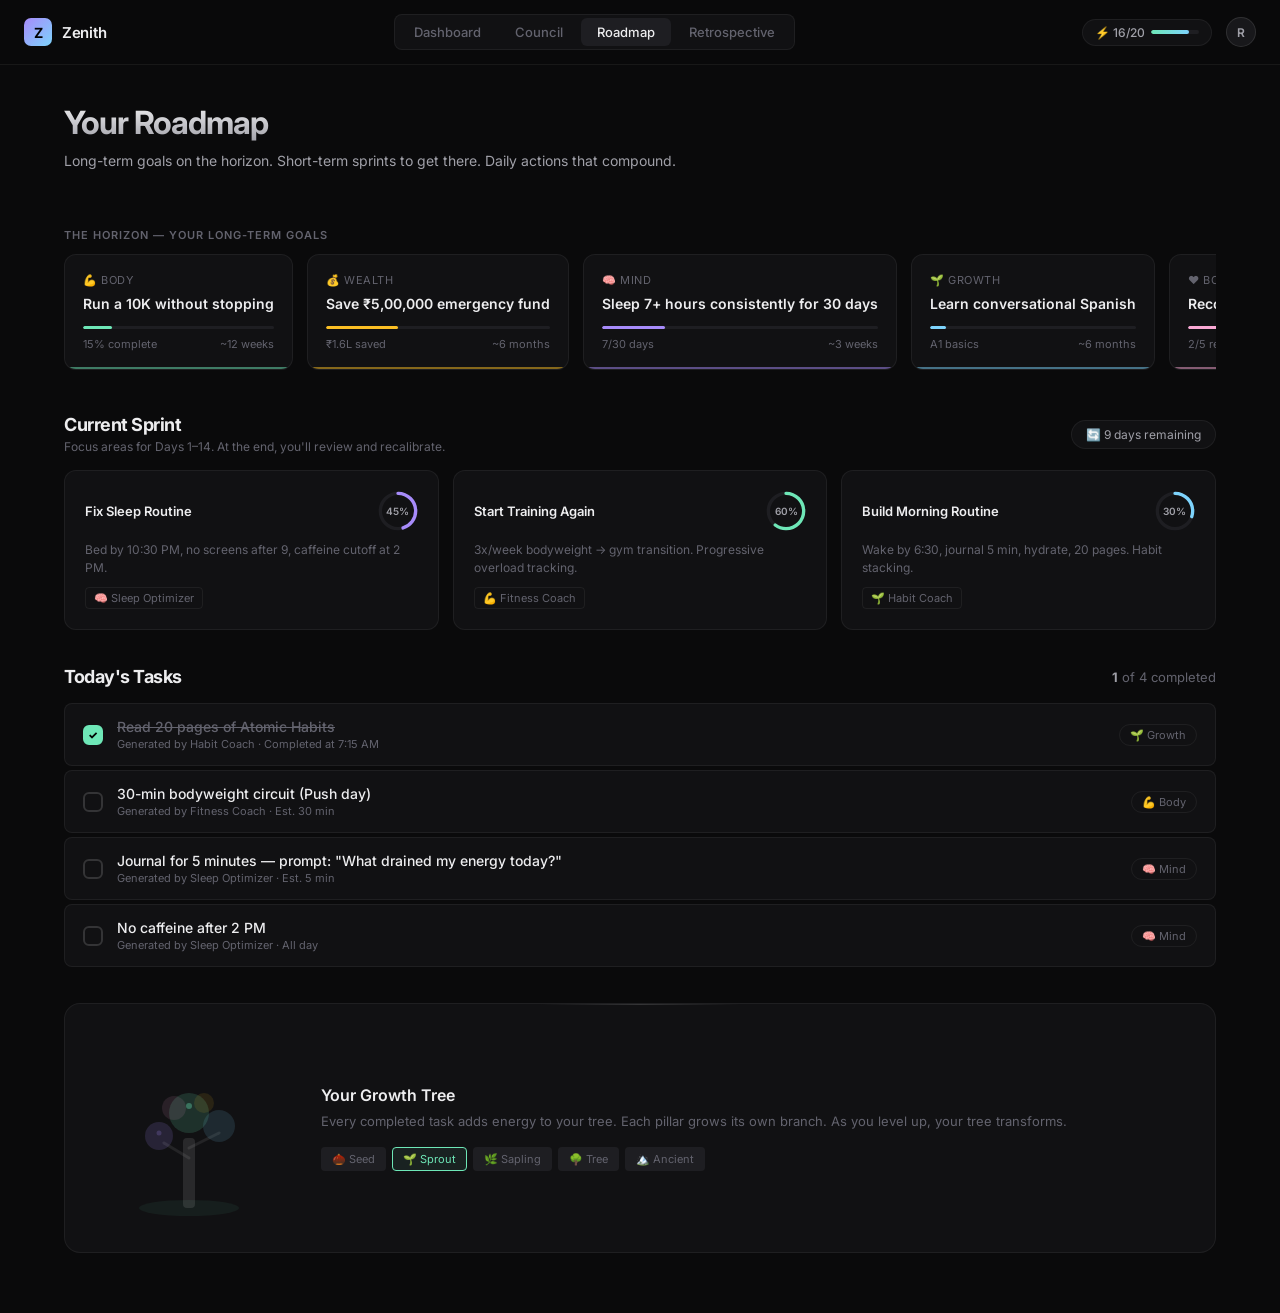
<file: designs/prototype/roadmap.html>
<!DOCTYPE html>
<html lang="en">
<head>
    <meta charset="UTF-8">
    <meta name="viewport" content="width=device-width, initial-scale=1.0">
    <title>Zenith — Roadmap</title>
    <link rel="stylesheet" href="styles.css">
    <style>
        .roadmap-page { padding-bottom: 60px; }

        /* ═══ HORIZON ═══ */
        .horizon-section {
            margin-top: 32px;
            opacity: 0; transform: translateY(12px);
            animation: fadeUp 0.6s ease 0.2s forwards;
        }

        .horizon-scroll {
            display: flex;
            gap: 14px;
            overflow-x: auto;
            padding-bottom: 8px;
            scrollbar-width: none;
        }

        .horizon-scroll::-webkit-scrollbar { display: none; }

        .horizon-card {
            min-width: 220px;
            background: var(--bg-secondary);
            border: 1px solid var(--border-subtle);
            border-radius: var(--radius-md);
            padding: 18px;
            cursor: pointer;
            transition: all 0.2s;
            flex-shrink: 0;
            position: relative;
            overflow: hidden;
        }

        .horizon-card::after {
            content: '';
            position: absolute;
            bottom: 0; left: 0; right: 0;
            height: 2px;
            opacity: 0.5;
        }

        .horizon-card:nth-child(1)::after { background: var(--body); }
        .horizon-card:nth-child(2)::after { background: var(--wealth); }
        .horizon-card:nth-child(3)::after { background: var(--mind); }
        .horizon-card:nth-child(4)::after { background: var(--growth); }
        .horizon-card:nth-child(5)::after { background: var(--tribe); }

        .horizon-card:hover {
            border-color: var(--border-strong);
            transform: translateY(-2px);
        }

        .horizon-pillar {
            font-size: 11px;
            color: var(--text-tertiary);
            text-transform: uppercase;
            letter-spacing: 0.5px;
            margin-bottom: 8px;
        }

        .horizon-goal {
            font-size: 14px;
            font-weight: 600;
            margin-bottom: 12px;
            line-height: 1.35;
        }

        .horizon-progress-track {
            height: 3px;
            background: var(--bg-hover);
            border-radius: 100px;
            overflow: hidden;
        }

        .horizon-progress-fill {
            height: 100%;
            border-radius: 100px;
            transition: width 1s cubic-bezier(0.16, 1, 0.3, 1);
        }

        .horizon-meta {
            display: flex;
            justify-content: space-between;
            font-size: 11px;
            color: var(--text-tertiary);
            margin-top: 8px;
        }

        /* ═══ SPRINT ═══ */
        .sprint-section {
            margin-top: 36px;
            opacity: 0; transform: translateY(12px);
            animation: fadeUp 0.6s ease 0.35s forwards;
        }

        .sprint-header {
            display: flex;
            align-items: center;
            justify-content: space-between;
            margin-bottom: 16px;
        }

        .sprint-header-left h2 {
            font-size: 18px;
            font-weight: 700;
            letter-spacing: -0.5px;
            margin-bottom: 4px;
        }

        .sprint-header-left p {
            font-size: 12px;
            color: var(--text-tertiary);
        }

        .sprint-timer {
            padding: 6px 14px;
            border-radius: 100px;
            border: 1px solid var(--border-subtle);
            background: var(--bg-secondary);
            font-size: 12px;
            color: var(--text-secondary);
            display: flex;
            align-items: center;
            gap: 6px;
        }

        .sprint-grid {
            display: grid;
            grid-template-columns: repeat(3, 1fr);
            gap: 14px;
        }

        .sprint-card {
            background: var(--bg-secondary);
            border: 1px solid var(--border-subtle);
            border-radius: var(--radius-md);
            padding: 20px;
            transition: all 0.2s;
            cursor: pointer;
        }

        .sprint-card:hover {
            border-color: var(--border-strong);
        }

        .sprint-card-header {
            display: flex;
            align-items: center;
            justify-content: space-between;
            margin-bottom: 10px;
        }

        .sprint-focus {
            font-size: 13px;
            font-weight: 600;
        }

        .sprint-ring {
            width: 40px;
            height: 40px;
            position: relative;
        }

        .sprint-ring svg {
            width: 100%;
            height: 100%;
            transform: rotate(-90deg);
        }

        .sprint-ring-bg {
            fill: none;
            stroke: var(--bg-hover);
            stroke-width: 3;
        }

        .sprint-ring-fill {
            fill: none;
            stroke-width: 3;
            stroke-linecap: round;
            transition: stroke-dashoffset 1s cubic-bezier(0.16, 1, 0.3, 1);
        }

        .sprint-ring-text {
            position: absolute;
            inset: 0;
            display: flex;
            align-items: center;
            justify-content: center;
            font-size: 10px;
            font-weight: 600;
            color: var(--text-secondary);
        }

        .sprint-desc {
            font-size: 12px;
            color: var(--text-tertiary);
            line-height: 1.5;
            margin-top: 4px;
        }

        .sprint-agent {
            display: inline-flex;
            align-items: center;
            gap: 4px;
            margin-top: 10px;
            font-size: 11px;
            color: var(--text-tertiary);
            padding: 3px 8px;
            border-radius: 4px;
            border: 1px solid var(--border-subtle);
        }

        /* ═══ DAILY GRIND ═══ */
        .daily-section {
            margin-top: 36px;
            opacity: 0; transform: translateY(12px);
            animation: fadeUp 0.6s ease 0.5s forwards;
        }

        .daily-header {
            display: flex;
            align-items: center;
            justify-content: space-between;
            margin-bottom: 16px;
        }

        .daily-header h2 {
            font-size: 18px;
            font-weight: 700;
            letter-spacing: -0.5px;
        }

        .daily-progress-text {
            font-size: 13px;
            color: var(--text-tertiary);
        }

        .daily-progress-text strong {
            color: var(--text-secondary);
        }

        .daily-list {
            display: flex;
            flex-direction: column;
            gap: 4px;
        }

        .daily-task {
            display: flex;
            align-items: center;
            gap: 14px;
            padding: 14px 18px;
            background: var(--bg-secondary);
            border: 1px solid var(--border-subtle);
            border-radius: var(--radius-sm);
            cursor: pointer;
            transition: all 0.15s;
        }

        .daily-task:hover {
            border-color: var(--border-default);
            background: var(--bg-elevated);
        }

        .daily-check {
            width: 20px;
            height: 20px;
            border-radius: 6px;
            border: 2px solid var(--border-strong);
            flex-shrink: 0;
            display: flex;
            align-items: center;
            justify-content: center;
            transition: all 0.15s;
            cursor: pointer;
        }

        .daily-check.done {
            border-color: var(--body);
            background: var(--body);
        }

        .daily-check.done::after {
            content: '✓';
            font-size: 11px;
            color: #000;
            font-weight: 800;
        }

        .daily-task-content {
            flex: 1;
        }

        .daily-task-title {
            font-size: 14px;
            font-weight: 500;
            margin-bottom: 2px;
        }

        .daily-task-title.done-text {
            text-decoration: line-through;
            color: var(--text-tertiary);
        }

        .daily-task-meta {
            font-size: 11px;
            color: var(--text-tertiary);
        }

        .daily-pillar-tag {
            font-size: 11px;
            padding: 3px 10px;
            border-radius: 100px;
            border: 1px solid var(--border-subtle);
            color: var(--text-tertiary);
            white-space: nowrap;
        }

        /* ═══ GROWTH TREE ═══ */
        .tree-section {
            margin-top: 36px;
            opacity: 0; transform: translateY(12px);
            animation: fadeUp 0.6s ease 0.65s forwards;
        }

        .tree-card {
            display: flex;
            align-items: center;
            gap: 32px;
        }

        .tree-visual {
            width: 200px;
            height: 200px;
            flex-shrink: 0;
            display: flex;
            align-items: center;
            justify-content: center;
        }

        .tree-info h3 {
            font-size: 16px;
            font-weight: 600;
            margin-bottom: 6px;
        }

        .tree-info p {
            font-size: 13px;
            color: var(--text-tertiary);
            line-height: 1.6;
            margin-bottom: 16px;
        }

        .tree-stages {
            display: flex;
            gap: 6px;
        }

        .tree-stage {
            padding: 4px 10px;
            border-radius: 4px;
            font-size: 11px;
            color: var(--text-tertiary);
            background: var(--bg-hover);
            border: 1px solid transparent;
        }

        .tree-stage.current {
            color: var(--body);
            border-color: var(--body);
            background: rgba(110, 231, 183, 0.08);
        }

        .tree-stage.past {
            color: var(--text-tertiary);
        }
    </style>
</head>
<body>

    <!-- ═══ NAVBAR ═══ -->
    <nav class="navbar">
        <a class="navbar-brand" href="dashboard.html">
            <div class="navbar-logo">Z</div>
            <span class="navbar-name">Zenith</span>
        </a>
        <div class="navbar-center">
            <a class="nav-tab" href="dashboard.html">Dashboard</a>
            <a class="nav-tab" href="council.html">Council</a>
            <a class="nav-tab active" href="roadmap.html">Roadmap</a>
            <a class="nav-tab" href="retrospective.html">Retrospective</a>
        </div>
        <div class="navbar-right">
            <div class="energy-badge">
                ⚡ 16/20
                <div class="energy-bar-mini"><div class="energy-bar-mini-fill" style="width:80%"></div></div>
            </div>
            <div class="navbar-avatar">R</div>
        </div>
    </nav>

    <div class="app roadmap-page">

        <!-- ═══ HEADER ═══ -->
        <header class="page-header">
            <h1>Your Roadmap</h1>
            <p>Long-term goals on the horizon. Short-term sprints to get there. Daily actions that compound.</p>
        </header>

        <!-- ═══ HORIZON ═══ -->
        <section class="horizon-section">
            <p class="section-label">The Horizon — Your Long-Term Goals</p>
            <div class="horizon-scroll">
                <div class="horizon-card">
                    <div class="horizon-pillar">💪 Body</div>
                    <div class="horizon-goal">Run a 10K without stopping</div>
                    <div class="horizon-progress-track"><div class="horizon-progress-fill" style="width:15%;background:var(--body)"></div></div>
                    <div class="horizon-meta"><span>15% complete</span><span>~12 weeks</span></div>
                </div>
                <div class="horizon-card">
                    <div class="horizon-pillar">💰 Wealth</div>
                    <div class="horizon-goal">Save ₹5,00,000 emergency fund</div>
                    <div class="horizon-progress-track"><div class="horizon-progress-fill" style="width:32%;background:var(--wealth)"></div></div>
                    <div class="horizon-meta"><span>₹1.6L saved</span><span>~6 months</span></div>
                </div>
                <div class="horizon-card">
                    <div class="horizon-pillar">🧠 Mind</div>
                    <div class="horizon-goal">Sleep 7+ hours consistently for 30 days</div>
                    <div class="horizon-progress-track"><div class="horizon-progress-fill" style="width:23%;background:var(--mind)"></div></div>
                    <div class="horizon-meta"><span>7/30 days</span><span>~3 weeks</span></div>
                </div>
                <div class="horizon-card">
                    <div class="horizon-pillar">🌱 Growth</div>
                    <div class="horizon-goal">Learn conversational Spanish</div>
                    <div class="horizon-progress-track"><div class="horizon-progress-fill" style="width:8%;background:var(--growth)"></div></div>
                    <div class="horizon-meta"><span>A1 basics</span><span>~6 months</span></div>
                </div>
                <div class="horizon-card">
                    <div class="horizon-pillar">❤️ Bonds</div>
                    <div class="horizon-goal">Reconnect with 5 old friends</div>
                    <div class="horizon-progress-track"><div class="horizon-progress-fill" style="width:40%;background:var(--tribe)"></div></div>
                    <div class="horizon-meta"><span>2/5 reached out</span><span>~4 weeks</span></div>
                </div>
            </div>
        </section>

        <!-- ═══ SPRINT ═══ -->
        <section class="sprint-section">
            <div class="sprint-header">
                <div class="sprint-header-left">
                    <h2>Current Sprint</h2>
                    <p>Focus areas for Days 1–14. At the end, you'll review and recalibrate.</p>
                </div>
                <div class="sprint-timer">🔄 9 days remaining</div>
            </div>
            <div class="sprint-grid">
                <div class="sprint-card">
                    <div class="sprint-card-header">
                        <span class="sprint-focus">Fix Sleep Routine</span>
                        <div class="sprint-ring">
                            <svg viewBox="0 0 36 36">
                                <circle class="sprint-ring-bg" cx="18" cy="18" r="15.9"></circle>
                                <circle class="sprint-ring-fill" cx="18" cy="18" r="15.9" style="stroke:var(--mind);stroke-dasharray:100;stroke-dashoffset:55"></circle>
                            </svg>
                            <span class="sprint-ring-text">45%</span>
                        </div>
                    </div>
                    <p class="sprint-desc">Bed by 10:30 PM, no screens after 9, caffeine cutoff at 2 PM.</p>
                    <span class="sprint-agent">🧠 Sleep Optimizer</span>
                </div>
                <div class="sprint-card">
                    <div class="sprint-card-header">
                        <span class="sprint-focus">Start Training Again</span>
                        <div class="sprint-ring">
                            <svg viewBox="0 0 36 36">
                                <circle class="sprint-ring-bg" cx="18" cy="18" r="15.9"></circle>
                                <circle class="sprint-ring-fill" cx="18" cy="18" r="15.9" style="stroke:var(--body);stroke-dasharray:100;stroke-dashoffset:40"></circle>
                            </svg>
                            <span class="sprint-ring-text">60%</span>
                        </div>
                    </div>
                    <p class="sprint-desc">3x/week bodyweight → gym transition. Progressive overload tracking.</p>
                    <span class="sprint-agent">💪 Fitness Coach</span>
                </div>
                <div class="sprint-card">
                    <div class="sprint-card-header">
                        <span class="sprint-focus">Build Morning Routine</span>
                        <div class="sprint-ring">
                            <svg viewBox="0 0 36 36">
                                <circle class="sprint-ring-bg" cx="18" cy="18" r="15.9"></circle>
                                <circle class="sprint-ring-fill" cx="18" cy="18" r="15.9" style="stroke:var(--growth);stroke-dasharray:100;stroke-dashoffset:70"></circle>
                            </svg>
                            <span class="sprint-ring-text">30%</span>
                        </div>
                    </div>
                    <p class="sprint-desc">Wake by 6:30, journal 5 min, hydrate, 20 pages. Habit stacking.</p>
                    <span class="sprint-agent">🌱 Habit Coach</span>
                </div>
            </div>
        </section>

        <!-- ═══ DAILY GRIND ═══ -->
        <section class="daily-section">
            <div class="daily-header">
                <h2>Today's Tasks</h2>
                <span class="daily-progress-text"><strong>1</strong> of 4 completed</span>
            </div>
            <div class="daily-list">
                <div class="daily-task" onclick="toggleDaily(this)">
                    <div class="daily-check done"></div>
                    <div class="daily-task-content">
                        <div class="daily-task-title done-text">Read 20 pages of Atomic Habits</div>
                        <div class="daily-task-meta">Generated by Habit Coach · Completed at 7:15 AM</div>
                    </div>
                    <span class="daily-pillar-tag">🌱 Growth</span>
                </div>
                <div class="daily-task" onclick="toggleDaily(this)">
                    <div class="daily-check"></div>
                    <div class="daily-task-content">
                        <div class="daily-task-title">30-min bodyweight circuit (Push day)</div>
                        <div class="daily-task-meta">Generated by Fitness Coach · Est. 30 min</div>
                    </div>
                    <span class="daily-pillar-tag">💪 Body</span>
                </div>
                <div class="daily-task" onclick="toggleDaily(this)">
                    <div class="daily-check"></div>
                    <div class="daily-task-content">
                        <div class="daily-task-title">Journal for 5 minutes — prompt: "What drained my energy today?"</div>
                        <div class="daily-task-meta">Generated by Sleep Optimizer · Est. 5 min</div>
                    </div>
                    <span class="daily-pillar-tag">🧠 Mind</span>
                </div>
                <div class="daily-task" onclick="toggleDaily(this)">
                    <div class="daily-check"></div>
                    <div class="daily-task-content">
                        <div class="daily-task-title">No caffeine after 2 PM</div>
                        <div class="daily-task-meta">Generated by Sleep Optimizer · All day</div>
                    </div>
                    <span class="daily-pillar-tag">🧠 Mind</span>
                </div>
            </div>
        </section>

        <!-- ═══ GROWTH TREE ═══ -->
        <section class="tree-section">
            <div class="card tree-card" style="cursor: pointer; transition: transform 0.2s, border-color 0.2s;" onmouseover="this.style.borderColor='rgba(255,255,255,0.2)'; this.style.transform='translateY(-2px)';" onmouseout="this.style.borderColor=''; this.style.transform='';" onclick="window.location.href='tree.html'">
                <div class="tree-visual">
                    <svg width="160" height="180" viewBox="0 0 160 180">
                        <!-- Ground -->
                        <ellipse cx="80" cy="170" rx="50" ry="8" fill="rgba(110,231,183,0.06)" />
                        <!-- Trunk -->
                        <rect x="74" y="100" width="12" height="70" rx="4" fill="rgba(255,255,255,0.1)" />
                        <!-- Small branches -->
                        <line x1="80" y1="120" x2="55" y2="105" stroke="rgba(255,255,255,0.08)" stroke-width="3" stroke-linecap="round"/>
                        <line x1="80" y1="110" x2="110" y2="95" stroke="rgba(255,255,255,0.08)" stroke-width="3" stroke-linecap="round"/>
                        <!-- Leaves / Canopy -->
                        <circle cx="50" cy="98" r="14" fill="rgba(167,139,250,0.15)" />
                        <circle cx="80" cy="75" r="20" fill="rgba(110,231,183,0.15)" />
                        <circle cx="110" cy="88" r="16" fill="rgba(125,211,252,0.12)" />
                        <circle cx="65" cy="70" r="12" fill="rgba(249,168,212,0.1)" />
                        <circle cx="95" cy="65" r="10" fill="rgba(251,191,36,0.1)" />
                        <!-- Glow dots for completed tasks -->
                        <circle cx="80" cy="68" r="3" fill="var(--body)" opacity="0.7">
                            <animate attributeName="opacity" values="0.7;0.3;0.7" dur="3s" repeatCount="indefinite"/>
                        </circle>
                        <circle cx="50" cy="95" r="2.5" fill="var(--mind)" opacity="0.5">
                            <animate attributeName="opacity" values="0.5;0.2;0.5" dur="2.5s" repeatCount="indefinite"/>
                        </circle>
                    </svg>
                </div>
                <div class="tree-info">
                    <h3>Your Growth Tree</h3>
                    <p>Every completed task adds energy to your tree. Each pillar grows its own branch. As you level up, your tree transforms.</p>
                    <div class="tree-stages">
                        <span class="tree-stage past">🌰 Seed</span>
                        <span class="tree-stage current">🌱 Sprout</span>
                        <span class="tree-stage">🌿 Sapling</span>
                        <span class="tree-stage">🌳 Tree</span>
                        <span class="tree-stage">🏔️ Ancient</span>
                    </div>
                </div>
            </div>
        </section>
    </div>

    <script>
        function toggleDaily(el) {
            const c = el.querySelector('.daily-check');
            const t = el.querySelector('.daily-task-title');
            c.classList.toggle('done');
            t.classList.toggle('done-text');
        }
    </script>
</body>
</html>
</file>
<file: designs/prototype/styles.css>
/* ═══════════════════════════════════════════
   ZENITH DESIGN SYSTEM
   Professional, Clean, Muted
   Inspired by Linear / Vercel / Raycast
   ═══════════════════════════════════════════ */

@import url('https://fonts.googleapis.com/css2?family=Inter:wght@300;400;500;600;700;800&display=swap');

:root {
    --bg-primary: #0a0a0b;
    --bg-secondary: #111113;
    --bg-elevated: #18181b;
    --bg-hover: #1e1e22;
    --bg-input: #141416;

    --border-subtle: rgba(255, 255, 255, 0.06);
    --border-default: rgba(255, 255, 255, 0.1);
    --border-strong: rgba(255, 255, 255, 0.15);

    --text-primary: #ededef;
    --text-secondary: #a0a0a8;
    --text-tertiary: #63636e;
    --text-accent: #e2e2e5;

    --mind: #a78bfa;
    --body: #6ee7b7;
    --wealth: #fbbf24;
    --tribe: #f9a8d4;
    --growth: #7dd3fc;

    --grade-s: #c084fc;
    --grade-a: #6ee7b7;
    --grade-b: #7dd3fc;
    --grade-c: #fbbf24;
    --grade-d: #fb923c;
    --grade-f: #f87171;

    --radius-sm: 8px;
    --radius-md: 12px;
    --radius-lg: 16px;
    --shadow-glow: 0 0 60px -12px rgba(167, 139, 250, 0.15);
}

* { margin: 0; padding: 0; box-sizing: border-box; }

body {
    font-family: 'Inter', -apple-system, BlinkMacSystemFont, sans-serif;
    background: var(--bg-primary);
    color: var(--text-primary);
    min-height: 100vh;
    overflow-x: hidden;
    -webkit-font-smoothing: antialiased;
}

/* ═══════════════════
   NAVBAR
   ═══════════════════ */

.navbar {
    display: flex;
    align-items: center;
    justify-content: space-between;
    padding: 14px 24px;
    border-bottom: 1px solid var(--border-subtle);
    position: sticky;
    top: 0;
    background: rgba(10, 10, 11, 0.85);
    backdrop-filter: blur(12px);
    z-index: 100;
}

.navbar-brand {
    display: flex;
    align-items: center;
    gap: 10px;
    text-decoration: none;
}

.navbar-logo {
    width: 28px;
    height: 28px;
    background: linear-gradient(135deg, var(--mind), var(--growth));
    border-radius: 7px;
    display: flex;
    align-items: center;
    justify-content: center;
    font-size: 14px;
    font-weight: 700;
    color: #000;
}

.navbar-name {
    font-size: 15px;
    font-weight: 600;
    letter-spacing: -0.3px;
    color: var(--text-primary);
}

.navbar-center {
    display: flex;
    align-items: center;
    gap: 2px;
    background: var(--bg-secondary);
    border: 1px solid var(--border-subtle);
    border-radius: 8px;
    padding: 3px;
}

.nav-tab {
    padding: 6px 16px;
    border-radius: 6px;
    font-size: 13px;
    font-weight: 500;
    color: var(--text-tertiary);
    text-decoration: none;
    transition: all 0.15s;
    cursor: pointer;
}

.nav-tab:hover {
    color: var(--text-secondary);
}

.nav-tab.active {
    background: var(--bg-hover);
    color: var(--text-primary);
}

.navbar-right {
    display: flex;
    align-items: center;
    gap: 14px;
}

.energy-badge {
    display: flex;
    align-items: center;
    gap: 6px;
    padding: 5px 12px;
    border-radius: 100px;
    border: 1px solid var(--border-subtle);
    background: var(--bg-secondary);
    font-size: 12px;
    color: var(--text-secondary);
    font-weight: 500;
}

.energy-bar-mini {
    width: 48px;
    height: 4px;
    background: var(--bg-hover);
    border-radius: 100px;
    overflow: hidden;
}

.energy-bar-mini-fill {
    height: 100%;
    border-radius: 100px;
    background: linear-gradient(90deg, var(--body), var(--growth));
    width: 70%;
}

.navbar-avatar {
    width: 30px;
    height: 30px;
    border-radius: 50%;
    background: var(--bg-elevated);
    border: 1px solid var(--border-default);
    display: flex;
    align-items: center;
    justify-content: center;
    font-size: 12px;
    font-weight: 600;
    color: var(--text-secondary);
    cursor: pointer;
}

/* ═══════════════════
   SHARED COMPONENTS
   ═══════════════════ */

.app { max-width: 1200px; margin: 0 auto; padding: 0 24px; }
.app-wide { max-width: 100%; padding: 0; }

.page-header {
    padding: 40px 0 24px;
    opacity: 0;
    transform: translateY(12px);
    animation: fadeUp 0.6s ease forwards;
}

.page-header-badge {
    display: inline-flex;
    align-items: center;
    gap: 6px;
    padding: 5px 12px;
    border-radius: 100px;
    border: 1px solid var(--border-default);
    background: var(--bg-secondary);
    font-size: 12px;
    color: var(--text-secondary);
    margin-bottom: 16px;
}

.badge-dot {
    width: 6px;
    height: 6px;
    border-radius: 50%;
    animation: pulse-dot 2s infinite;
}

.page-header h1 {
    font-size: 32px;
    font-weight: 700;
    letter-spacing: -1px;
    line-height: 1.15;
    margin-bottom: 8px;
    background: linear-gradient(180deg, var(--text-primary) 0%, var(--text-secondary) 100%);
    -webkit-background-clip: text;
    -webkit-text-fill-color: transparent;
}

.page-header p {
    font-size: 14px;
    color: var(--text-secondary);
    line-height: 1.6;
}

.section-label {
    font-size: 11px;
    color: var(--text-tertiary);
    text-transform: uppercase;
    letter-spacing: 1px;
    font-weight: 600;
    margin-bottom: 12px;
}

.card {
    background: var(--bg-secondary);
    border: 1px solid var(--border-subtle);
    border-radius: var(--radius-lg);
    padding: 24px;
    position: relative;
    overflow: hidden;
}

.card::before {
    content: '';
    position: absolute;
    top: 0;
    left: 50%;
    transform: translateX(-50%);
    width: 200px;
    height: 1px;
    background: linear-gradient(90deg, transparent, var(--border-strong), transparent);
}

/* ═══════════════════
   ANIMATIONS
   ═══════════════════ */

@keyframes fadeUp {
    to { opacity: 1; transform: translateY(0); }
}

@keyframes pulse-dot {
    0%, 100% { opacity: 1; }
    50% { opacity: 0.4; }
}

@keyframes blink {
    50% { opacity: 0; }
}

@keyframes shimmer {
    0% { background-position: -200% 0; }
    100% { background-position: 200% 0; }
}

@keyframes slideInRight {
    from { opacity: 0; transform: translateX(12px); }
    to { opacity: 1; transform: translateX(0); }
}

@keyframes slideInLeft {
    from { opacity: 0; transform: translateX(-12px); }
    to { opacity: 1; transform: translateX(0); }
}

.anim-delay-1 { animation-delay: 0.1s; }
.anim-delay-2 { animation-delay: 0.2s; }
.anim-delay-3 { animation-delay: 0.3s; }
.anim-delay-4 { animation-delay: 0.4s; }
.anim-delay-5 { animation-delay: 0.5s; }
.anim-delay-6 { animation-delay: 0.6s; }
.anim-delay-7 { animation-delay: 0.7s; }
.anim-delay-8 { animation-delay: 0.8s; }
</file>
